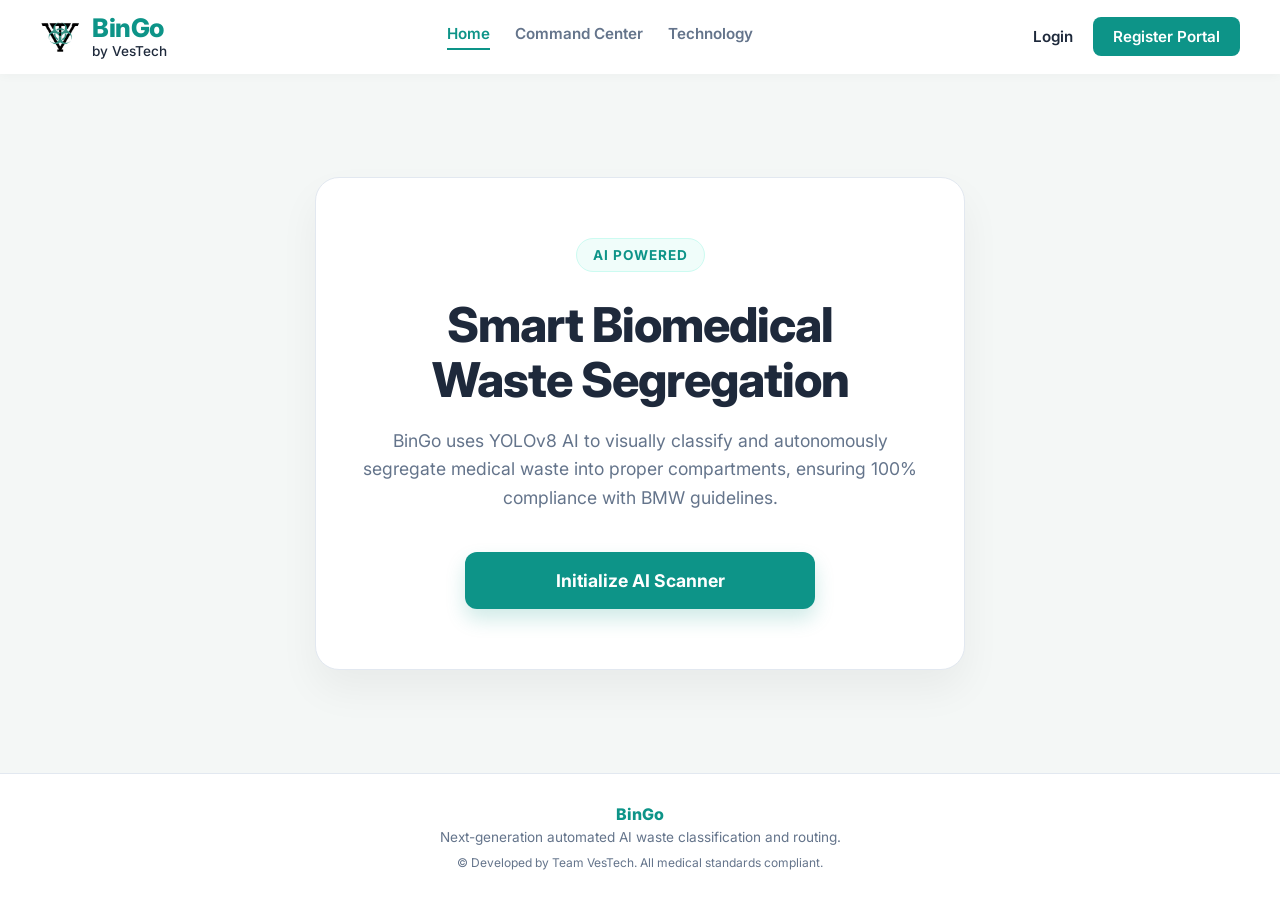
<file: VesTech/index.html>
<!DOCTYPE html>
<html lang="en">
<head>
    <meta charset="UTF-8">
    <meta name="viewport" content="width=device-width, initial-scale=1.0">
    <title>BinGo | Autonomous Waste Management</title>
    <link rel="stylesheet" href="index.css">
</head>
<body>
    
    <!-- TOP NAVBAR -->
    <nav class="navbar">
        <a href="index.html" class="brand-section">
            <img src="Vestech_logo.jpeg" alt="VesTech Logo" class="brand-logo">
            <div class="brand-text">
                <h2>BinGo</h2>
                <p>    by VesTech</p>
            </div>
        </a>
        <div class="nav-links">
            <a href="index.html" class="active">Home</a>
            <a href="dashboard.html">Command Center</a>
            <a href="#">Technology</a>
        </div>
        <div class="auth-group">
            <a href="login.html" class="text-link">Login</a>
            <a href="register.html" class="btn-teal">Register Portal</a>
        </div>
    </nav>

    <!-- CLINICAL HERO SECTION -->
    <main class="hero-section">
        <div class="clinical-card">
            <div class="teal-badge">AI POWERED</div>
            <h1>Smart Biomedical<br>Waste Segregation</h1>
            <p>BinGo uses YOLOv8 AI to visually classify and autonomously segregate medical waste into proper compartments, ensuring 100% compliance with BMW guidelines.</p>
            
            <div class="action-buttons">
                <!-- Connects to index.js to redirect to camera.html -->
                <button id="getStartedBtn" class="btn-teal-large">Initialize AI Scanner</button>
            </div>
        </div>
    </main>

    <!-- FOOTER -->
    <footer>
        <h3>BinGo</h3>
        <p>Next-generation automated AI waste classification and routing.</p>
        <p class="copyright">© Developed by Team VesTech. All medical standards compliant.</p>
    </footer>

    <script src="index.js"></script>
</body>
</html>
</file>
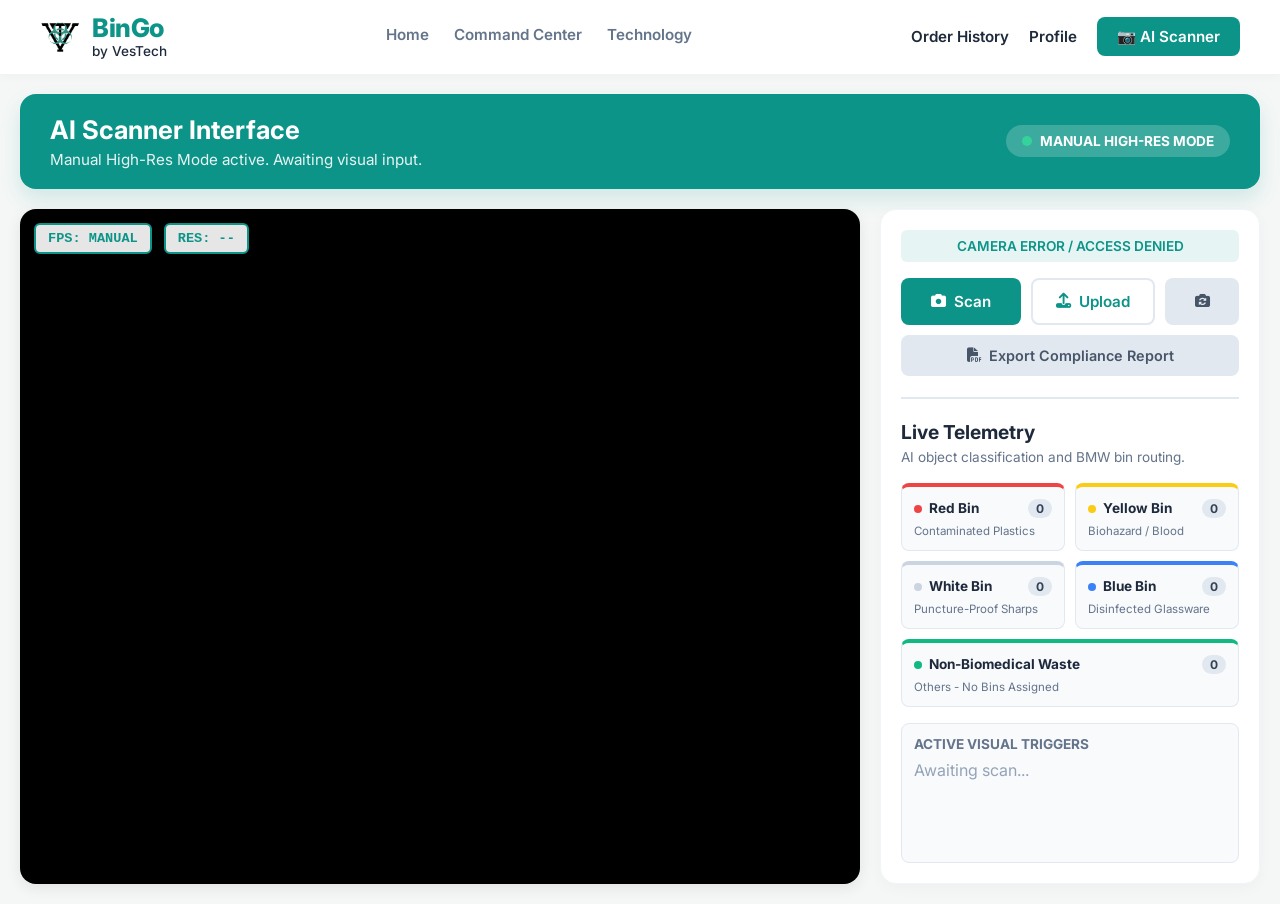
<file: VesTech/camera.html>
<!DOCTYPE html>
<html lang="en">
<head>
  <meta charset="UTF-8">
  <meta name="viewport" content="width=device-width, initial-scale=1.0">
  <title>VesTech BinGo | Smart Scanner</title>
  <link rel="stylesheet" href="camera.css">
  <link rel="stylesheet" href="https://cdnjs.cloudflare.com/ajax/libs/font-awesome/6.4.0/css/all.min.css">
</head>
<body>
  <!-- REPLACED HEADER WITH DASHBOARD NAVBAR -->
  <nav class="navbar">
      <a href="index.html" class="brand-section">
          <img src="Vestech_logo.jpeg" alt="VesTech Logo" class="brand-logo">
          <div class="brand-text">
              <h2>BinGo</h2>
              <p>by VesTech</p>
          </div>
      </a>
      <div class="nav-links">
          <a href="index.html">Home</a>
          <a href="dashboard.html">Command Center</a>
          <a href="technology.html">Technology</a>
      </div>
      <div class="auth-group">
          <button id="historyBtn" class="text-link" style="background:none; border:none; cursor:pointer; font-family:'Inter';">Order History</button>
          <a href="profile_edit.html" class="text-link">Profile</a>
          <!-- AI Scanner is highlighted here -->
          <a href="camera.html" class="btn-teal" style="background:#0d9488; color:white;">📷 AI Scanner</a>
      </div>
  </nav>

  <div class="cctv-header-banner">
    <div class="banner-text">
      <h1>AI Scanner Interface</h1>
      <p>Manual High-Res Mode active. Awaiting visual input.</p>
    </div>
    <div class="cctv-status-badge">
      <div class="live-dot" style="background:#34d399;"></div>
      <span>MANUAL HIGH-RES MODE</span>
    </div>
  </div>

  <main class="cctv-container">
    <section class="video-stage">
      <!-- Webcam Video -->
      <video id="webcam" autoplay playsinline></video>
      <!-- Uploaded Image Preview -->
      <img id="uploaded-preview" class="hidden" alt="Uploaded Image">
      <!-- Bounding Box Canvas -->
      <canvas id="cctv-overlay"></canvas>
      
      <!-- HUD Overlay -->
      <div class="hud-overlay">
        <div class="hud-top">
          <!-- Changed text color to teal -->
          <span class="hud-item" id="hud-fps" style="color: #0d9488; border-color: #0d9488;">FPS: MANUAL</span>
          <span class="hud-item" id="hud-res" style="color: #0d9488; border-color: #0d9488;">RES: --</span>
        </div>
      </div>

      <!-- Critical Sharps Alert -->
      <div id="sharps-alarm" class="sharps-alert hidden">
        <i class="fa-solid fa-triangle-exclamation"></i> SHARPS DETECTED - PROCEED WITH CAUTION
      </div>
    </section>

    <aside class="sidebar-panel">
      <!-- CONTROLS MOVED TO TOP -->
      <!-- Changed text color to teal -->
      <div id="status-text" class="status-message" style="color: #0d9488; background: rgba(13, 148, 136, 0.1);">CAMERA READY. CLICK SCAN OR UPLOAD.</div>

      <div class="control-actions">
        <!-- Changed buttons to match dashboard style -->
        <button id="toggle-stream-btn" class="btn btn-teal" style="flex: 2;">
          <i class="fa-solid fa-camera"></i> Scan
        </button>
        
        <button id="upload-btn" class="btn btn-outline" style="flex: 2;">
          <i class="fa-solid fa-upload"></i> Upload
        </button>
        <input type="file" id="file-upload" accept="image/*" class="hidden">

        <button id="switch-cam-btn" class="btn secondary" title="Flip Camera" style="flex: 1;">
          <i class="fa-solid fa-camera-rotate"></i>
        </button>
      </div>
      
      <button onclick="window.print()" class="btn secondary print-btn">
        <i class="fa-solid fa-file-pdf"></i> Export Compliance Report
      </button>

      <hr style="border: 1px solid #e2e8f0; margin: 5px 0;">

      <div class="panel-header">
        <h2 style="color: #1e293b; font-size: 1.2rem;">Live Telemetry</h2>
        <p class="panel-desc">AI object classification and BMW bin routing.</p>
      </div>

      <!-- Bins Grid -->
      <div class="bin-grid">
        <div class="bin-card red">
          <div class="bin-header">
            <span><span class="dot" style="background:#ef4444; box-shadow:none;"></span> Red Bin</span>
            <span class="badge" id="count-red">0</span>
          </div>
          <small>Contaminated Plastics</small>
        </div>
        <div class="bin-card yellow">
          <div class="bin-header">
            <span><span class="dot" style="background:#facc15; box-shadow:none;"></span> Yellow Bin</span>
            <span class="badge" id="count-yellow">0</span>
          </div>
          <small>Biohazard / Blood</small>
        </div>
        <div class="bin-card white">
          <div class="bin-header">
            <span><span class="dot" style="background:#cbd5e1; box-shadow:none;"></span> White Bin</span>
            <span class="badge" id="count-white">0</span>
          </div>
          <small>Puncture-Proof Sharps</small>
        </div>
        <div class="bin-card blue">
          <div class="bin-header">
            <span><span class="dot" style="background:#3b82f6; box-shadow:none;"></span> Blue Bin</span>
            <span class="badge" id="count-blue">0</span>
          </div>
          <small>Disinfected Glassware</small>
        </div>
        <div class="bin-card green">
          <div class="bin-header">
            <span><span class="dot" style="background:#10b981; box-shadow:none;"></span> Non-Biomedical Waste</span>
            <span class="badge" id="count-green">0</span>
          </div>
          <small>Others - No Bins Assigned</small>
        </div>
      </div>

      <!-- Event Log -->
      <div class="event-log-box">
        <h3 style="color: #64748b;">Active Visual Triggers</h3>
        <ul id="detection-list">
          <li class="empty-state" style="color: #94a3b8;">Awaiting scan...</li>
        </ul>
      </div>
    </aside>
  </main>
  
  <script src="camera.js"></script>
</body>
</html>
</file>
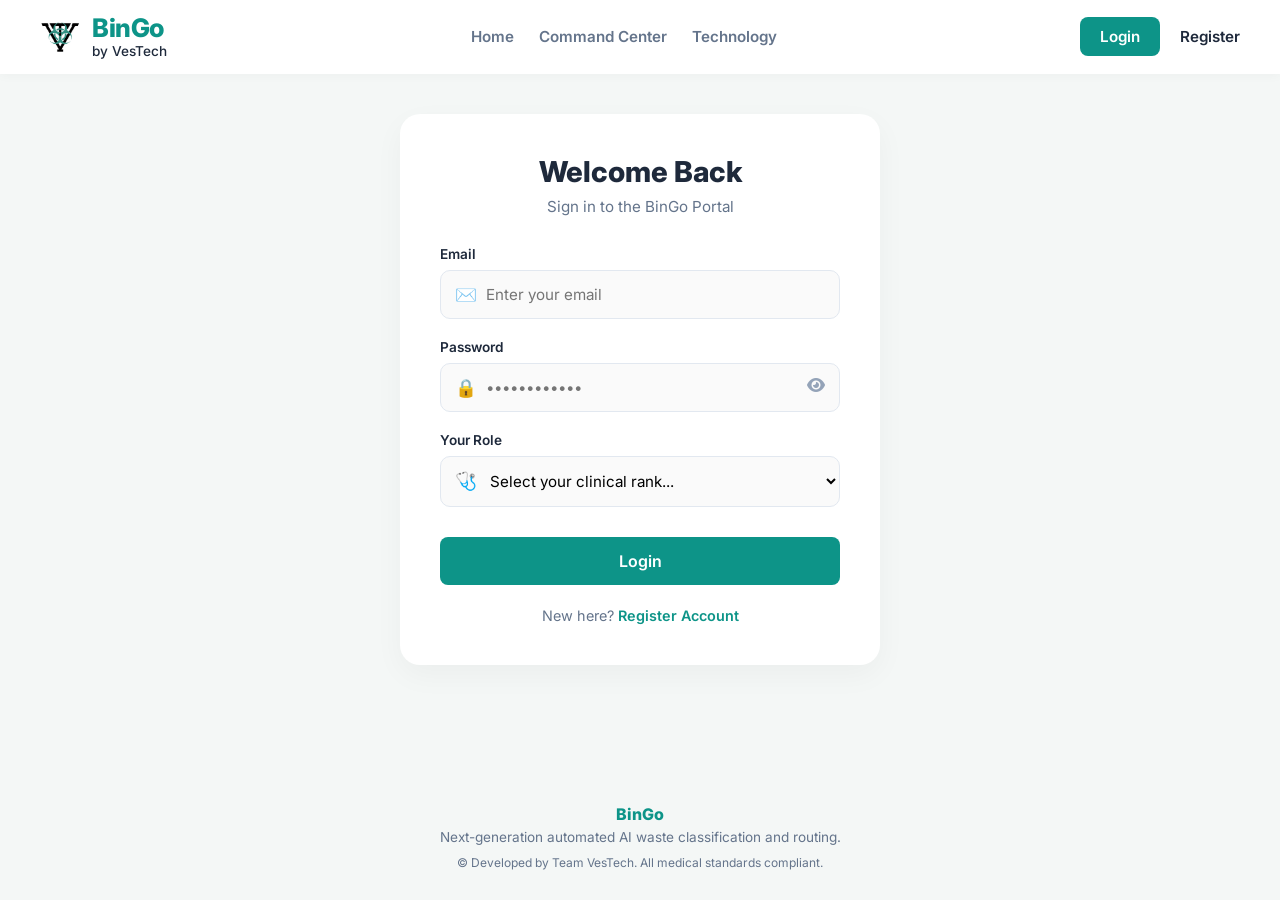
<file: VesTech/dashboard.html>
<!DOCTYPE html>
<html lang="en">
<head>
    <meta charset="UTF-8">
    <meta name="viewport" content="width=device-width, initial-scale=1.0">
    <title>Command Center | BinGo</title>
    <link rel="stylesheet" href="dashboard.css">
    <script src="dashboard.js"></script>
</head>
<body>
    <nav class="navbar">
        <a href="index.html" class="brand-section">
            <img src="Vestech_logo.jpeg" alt="VesTech Logo" class="brand-logo">
            <div class="brand-text">
                <h2>BinGo</h2>
                <p>by VesTech</p>
            </div>
        </a>
        <div class="nav-links">
            <a href="index.html">Home</a>
            <a href="dashboard.html" style="color:#0d9488; border-bottom:2px solid #0d9488;">Command Center</a>
            <a href="technology.html">Technology</a>
        </div>
        <div class="auth-group">
            <button id="historyBtn" class="text-link" style="background:none; border:none; outline:none; cursor:pointer; font-family:'Inter';">Collection History</button>
            <a href="profile_edit.html" class="text-link">Profile</a>
            <a href="camera.html" class="btn-teal">📷 AI Scanner</a>
        </div>
    </nav>

    <div class="dashboard-container">
        <div class="telemetry-header">
            <div>
                <h1>System Telemetry</h1>
                <p>Monitoring active YOLOv8 AI & Smart Bins across ICU and Wards</p>
            </div>
            <div class="live-status"><span class="dot"></span> ONLINE</div>
        </div>

        <div class="stats-grid">
            <div class="stat-card">
                <div class="stat-title">Battery Level <span>🔋</span></div>
                <div class="stat-value">85% <span class="subtext">Stable power</span></div>
            </div>
            <div class="stat-card">
                <div class="stat-title">Bag Stock <span>📦</span></div>
                <div class="stat-value">42 <span class="subtext">Rolls remaining</span></div>
            </div>

            <div class="stat-card" id="yellow-card">
                <div class="stat-title">Yellow Bin (Bio) <span>🟡</span></div>
                <div class="stat-value" id="yellow-weight">--kg <span class="subtext">/ 3KG max</span></div>
                <div class="progress-bar"><div id="yellow-bar"></div></div>
                <div id="yellow-alert" class="alert-text">--</div>
            </div>

            <div class="stat-card" id="red-card">
                <div class="stat-title">Red Bin (Hazard) <span>🔴</span></div>
                <div class="stat-value" id="red-weight">--kg <span class="subtext">/ 3KG max</span></div>
                <div class="progress-bar"><div id="red-bar"></div></div>
                <div id="red-alert" class="alert-text">--</div>
            </div>

            <div class="stat-card" id="white-card">
                <div class="stat-title">White Bin (Sharps) <span>⚪</span></div>
                <div class="stat-value" id="white-weight">--kg <span class="subtext">/ 3KG max</span></div>
                <div class="progress-bar"><div id="white-bar"></div></div>
                <div id="white-alert" class="alert-text">--</div>
            </div>

            <div class="stat-card" id="blue-card">
                <div class="stat-title">Blue Bin (Glass) <span>🔵</span></div>
                <div class="stat-value" id="blue-weight">--kg <span class="subtext">/ 3KG max</span></div>
                <div class="progress-bar"><div id="blue-bar"></div></div>
                <div id="blue-alert" class="alert-text">--</div>
            </div>
        </div>

        <div class="bottom-grid">
            <div class="order-card">
                <div class="order-header">
                    <span class="label">ACTIVE COLLECTION ORDER</span>
                    <span class="badge" id="activeStatus">IN ROUTE</span>
                </div>
                <h2 id="activeOrderId">#ORD-9482-MED</h2>
                <div class="order-details">
                    <div class="detail-row"><span>🤖 Assigned Unit</span> <strong id="activeRobot">Robot Unit Alpha-1</strong></div>
                    <div class="detail-row"><span>📍 Target Location</span> <strong id="activeLocation">Ward 3 - ICU</strong></div>
                    <div class="detail-row"><span>⏱️ Estimated Arrival</span> <strong id="activeEta">4 mins</strong></div>
                </div>
            </div>
            <div class="actions-card">
                <h3>Quick Actions</h3>
                <button id="requestPickupBtn" class="action-btn btn-teal"> Request Pickup</button>
                <button class="action-btn btn-outline"> Force Dispatch</button>
                <button class="action-btn btn-danger"> Emergency Stop</button>
            </div>
        </div>
    </div>

    <div id="historyModal" class="modal">
        <div class="modal-content">
            <span id="closeModal" class="close">&times;</span>
            <h2>Collection History</h2>
            <div id="historyList"></div>
        </div>
    </div>

    <div id="pickupModal" class="modal">
        <div class="modal-content">
            <span id="closePickupModal" class="close">&times;</span>
            <h2 style="margin-bottom: 5px;">Request Manual Pickup</h2>
            <p style="color: #64748b; font-size: 0.9rem; margin-bottom: 20px;">Dispatch an AI node to a specific location.</p>
            
            <form id="pickupForm">
                <div class="input-group">
                    <label>Target Location</label>
                    <select id="pickupLocation" required>
                        <option value="" disabled selected>Select Ward...</option>
                        <option value="Ward 1 - General">Ward 1 - General</option>
                        <option value="Ward 2 - Maternity">Ward 2 - Maternity</option>
                        <option value="Ward 3 - ICU">Ward 3 - ICU</option>
                        <option value="Operation Theatre">Operation Theatre</option>
                    </select>
                </div>
                <div class="input-group">
                    <label>Target Bin</label>
                    <select id="pickupBin" required>
                        <option value="" disabled selected>Select Bin Type...</option>
                        <option value="Yellow Bin (Bio)">Yellow Bin (Bio)</option>
                        <option value="Red Bin (Hazard)">Red Bin (Hazard)</option>
                        <option value="White Bin (Sharps)">White Bin (Sharps)</option>
                        <option value="Blue Bin (Glass)">Blue Bin (Glass)</option>
                    </select>
                </div>
                <button type="submit" class="btn-teal btn-full" style="margin-top:10px;">Dispatch Robot Node</button>
            </form>
        </div>
    </div>

    <footer>
        <h3>BinGo</h3>
        <p class="copyright">© Developed by Team VesTech. All medical standards compliant.</p>
    </footer>
</body>
</html>
</file>
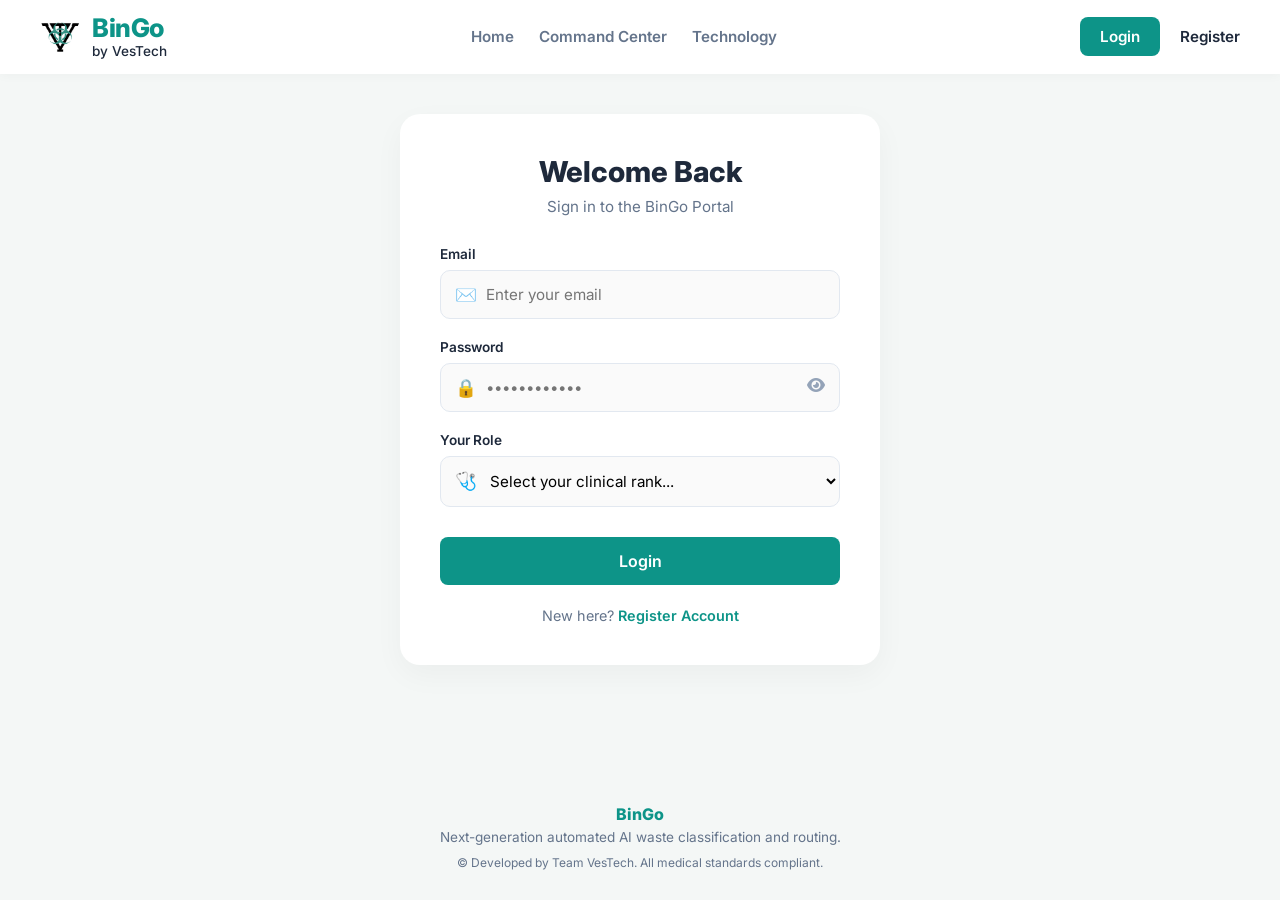
<file: VesTech/login.html>
<!DOCTYPE html>
<html lang="en">
<head>
    <meta charset="UTF-8">
    <meta name="viewport" content="width=device-width, initial-scale=1.0">
    <title>Login | BinGo</title>
    <link rel="stylesheet" href="login.css">
    <!-- FontAwesome for the Eye Icon -->
    <link rel="stylesheet" href="https://cdnjs.cloudflare.com/ajax/libs/font-awesome/6.4.0/css/all.min.css">
</head>
<body>
    <nav class="navbar">
        <a href="index.html" class="brand-section">
            <img src="Vestech_logo.jpeg" alt="VesTech Logo" class="brand-logo" style="border-radius: 8px;">
            <div class="brand-text">
                <h2>BinGo</h2>
                <p>by VesTech</p>
            </div>
        </a>
        <div class="nav-links">
            <a href="index.html">Home</a>
            <a href="dashboard.html">Command Center</a>
            <a href="technology.html">Technology</a>
        </div>
        <div class="auth-group">
            <a href="login.html" class="btn-teal">Login</a>
            <a href="register.html" class="text-link">Register</a>
        </div>
    </nav>

    <div class="page-container">
        <div class="auth-card">
            <h1>Welcome Back</h1>
            <p class="subtitle">Sign in to the BinGo Portal</p>
            
            <form id="authForm">
                <div class="input-group">
                    <label>Email</label>
                    <span class="icon">✉️</span>
                    <input type="email" id="loginEmail" placeholder="Enter your email" required>
                </div>
                
                <!-- PASSWORD FIELD WITH INLINE EYE ICON FIX -->
                <div class="input-group" style="position: relative;">
                    <label>Password</label>
                    <span class="icon">🔒</span>
                    <input type="password" id="loginPass" placeholder="••••••••••••" required style="padding-right: 40px;">
                    <i class="fa-solid fa-eye toggle-password" id="togglePassword" style="position: absolute; right: 15px; top: 38px; cursor: pointer; color: #94a3b8;"></i>
                </div>
                
                <div class="input-group">
                    <label>Your Role</label>
                    <span class="icon">🩺</span>
                    <select id="loginRole" required>
                        <option value="" disabled selected>Select your clinical rank...</option>
                        <option value="Doctor">Doctor</option>
                        <option value="Nurse">Nurse</option>
                        <option value="Waste Management Staff">Waste Management Staff</option>
                    </select>
                </div>
                
                <button type="submit" class="btn-teal btn-full" id="loginSubmitBtn">Login</button>
            </form>
            
            <a href="register.html" class="auth-link">New here? <span>Register Account</span></a>
        </div>
    </div>

    <footer>
        <h3>BinGo</h3>
        <p>Next-generation automated AI waste classification and routing.</p>
        <p class="copyright">© Developed by Team VesTech. All medical standards compliant.</p>
    </footer>

    <script src="login.js"></script>
</body>
</html>
</file>
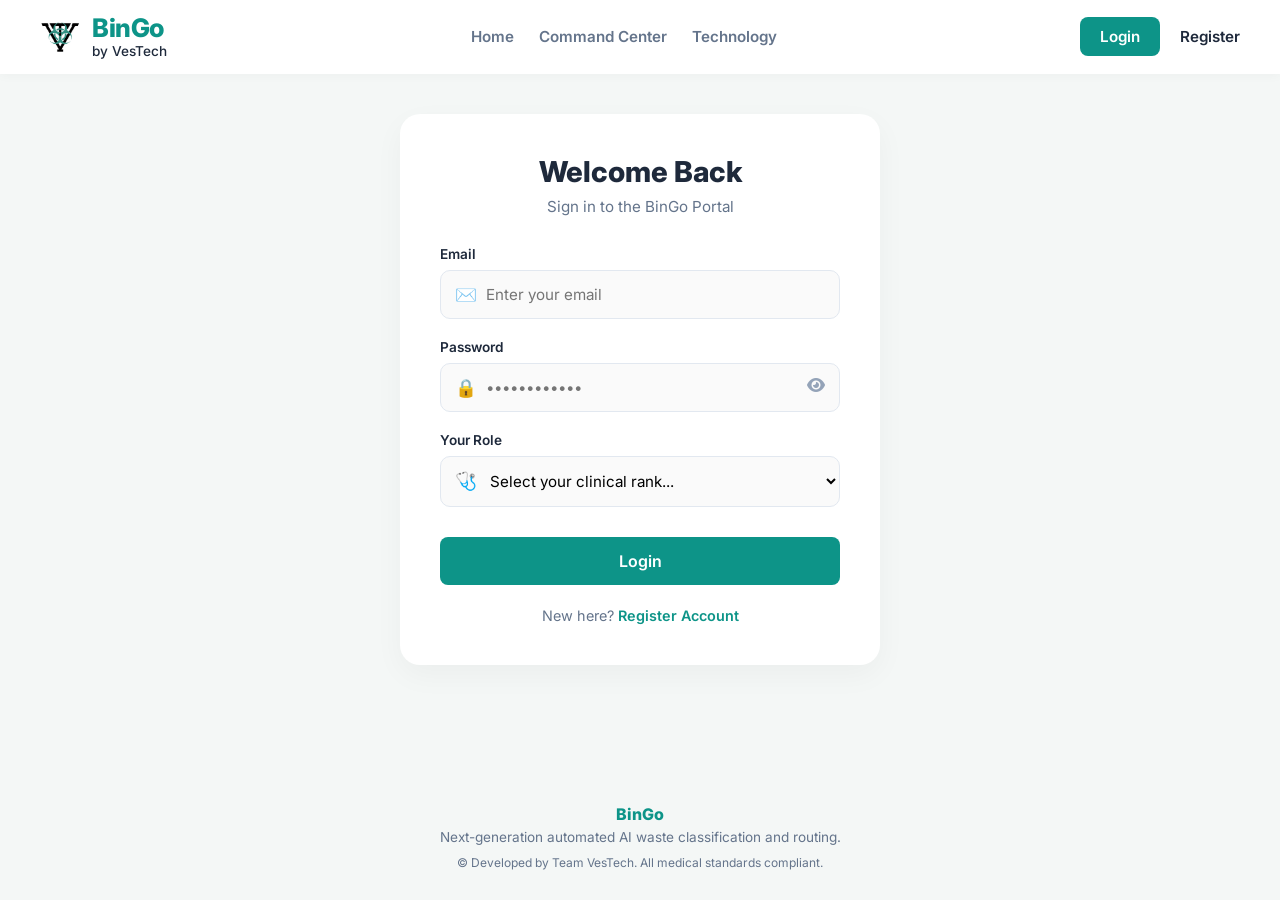
<file: VesTech/profile_edit.html>
<!DOCTYPE html>
<html lang="en">
<head>
    <meta charset="UTF-8">
    <meta name="viewport" content="width=device-width, initial-scale=1.0">
    <title>Edit Profile | BinGo</title>
    <link rel="stylesheet" href="profile_edit.css">
    <!-- Links to your separated JS file -->
    <script src="profile_edit.js"></script>
</head>
<body>
    <nav class="navbar">
        <a href="index.html" class="brand-section">
            <img src="Vestech_logo.jpeg" alt="VesTech Logo" class="brand-logo">
            <div class="brand-text">
                <h2>BinGo</h2>
                <p>by VesTech</p>
            </div>
        </a>
        <div class="nav-links">
            <a href="index.html">Home</a>
            <a href="dashboard.html">Command Center</a>
            <a href="technology.html">Technology</a>
        </div>
        <div class="auth-group">
            <a href="profile_edit.html" class="btn-teal">Profile</a>
        </div>
    </nav>

    <div class="page-container">
        <div class="auth-card">
            <h1>Edit Profile</h1>
            <p class="subtitle">Keep your operator credentials current</p>
            
            <form id="profileForm" onsubmit="saveProfile(event)">
                <div class="form-row">
                    <div class="input-group">
                        <label>First Name</label>
                        <span class="icon">👤</span>
                        <input type="text" id="editFirst" required>
                    </div>
                    <div class="input-group">
                        <label>Last Name</label>
                        <span class="icon">👤</span>
                        <input type="text" id="editLast" required>
                    </div>
                </div>

                <div class="input-group">
                    <label>Email</label>
                    <span class="icon">✉️</span>
                    <input type="email" id="editEmail" required>
                </div>

                <div class="input-group">
                    <label>Role</label>
                    <span class="icon"></span>
                    <select id="editRole" required>
                        <option value="Doctor">Doctor</option>
                        <option value="Nurse">Nurse</option>
                        <option value="Waste Management Staff">Waste Management Staff</option>
                    </select>
                </div>

                <div class="input-group">
                    <label>New Password</label>
                    <span class="icon">🔒</span>
                    <input type="password" id="editPass" placeholder="Leave blank to keep current">
                </div>
                
                <button type="submit" class="btn-teal btn-full" style="margin-bottom: 10px;">Save Changes</button>
                <button type="button" id="logoutBtn" class="btn-danger btn-full" style="cursor:pointer;">Log Out</button>
            </form>
        </div>
    </div>
</body>
</html>
</file>
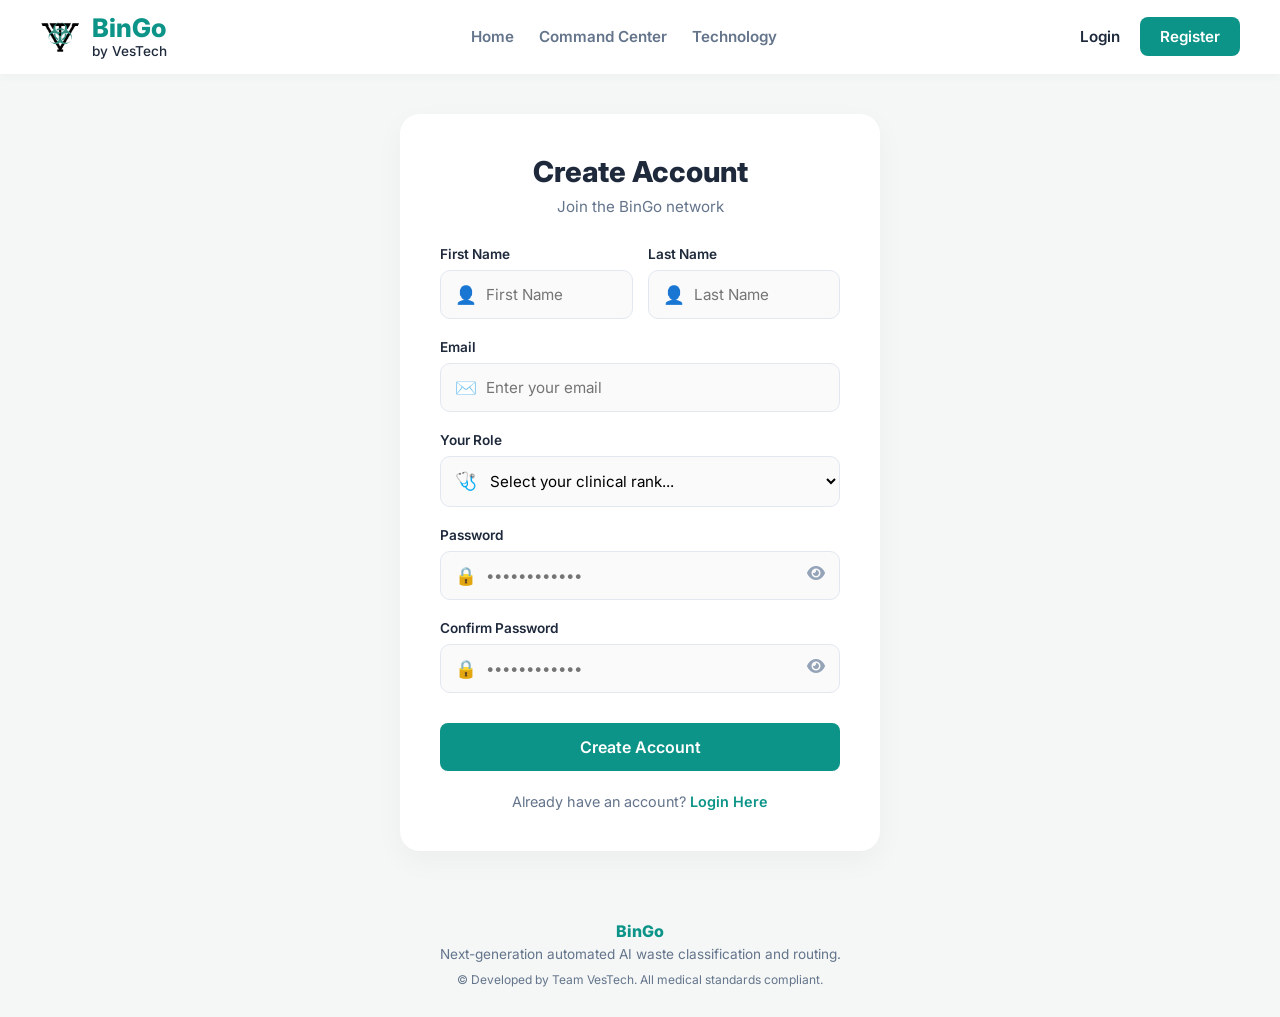
<file: VesTech/register.html>
<!DOCTYPE html>
<html lang="en">
<head>
    <meta charset="UTF-8">
    <meta name="viewport" content="width=device-width, initial-scale=1.0">
    <title>Register | BinGo</title>
    <link rel="stylesheet" href="register.css">
    <!-- FontAwesome for the Eye Icon -->
    <link rel="stylesheet" href="https://cdnjs.cloudflare.com/ajax/libs/font-awesome/6.4.0/css/all.min.css">
</head>
<body>
    <nav class="navbar">
        <a href="index.html" class="brand-section">
            <img src="Vestech_logo.jpeg" alt="VesTech Logo" class="brand-logo" style="border-radius: 8px;">
            <div class="brand-text">
                <h2>BinGo</h2>
                <p>by VesTech</p>
            </div>
        </a>
        <div class="nav-links">
            <a href="index.html">Home</a>
            <a href="dashboard.html">Command Center</a>
            <a href="technology.html">Technology</a>
        </div>
        <div class="auth-group">
            <a href="login.html" class="text-link">Login</a>
            <a href="register.html" class="btn-teal">Register</a>
        </div>
    </nav>

    <div class="page-container">
        <div class="auth-card">
            <h1>Create Account</h1>
            <p class="subtitle">Join the BinGo network</p>
            
            <form id="regForm">
                
                <!-- SEPARATE FIRST & LAST NAME FIELDS -->
                <div class="input-row" style="display: flex; gap: 15px; width: 100%;">
                    <div class="input-group half-width" style="flex: 1;">
                        <label>First Name</label>
                        <span class="icon">👤</span>
                        <input type="text" id="regFirstName" placeholder="First Name" required>
                    </div>
                    <div class="input-group half-width" style="flex: 1;">
                        <label>Last Name</label>
                        <span class="icon">👤</span>
                        <input type="text" id="regLastName" placeholder="Last Name" required>
                    </div>
                </div>

                <div class="input-group">
                    <label>Email</label>
                    <span class="icon">✉️</span>
                    <input type="email" id="regEmail" placeholder="Enter your email" required>
                </div>
                
                <div class="input-group">
                    <label>Your Role</label>
                    <span class="icon">🩺</span>
                    <select id="regRole" required>
                        <option value="" disabled selected>Select your clinical rank...</option>
                        <option value="Doctor">Doctor</option>
                        <option value="Nurse">Nurse</option>
                        <option value="Waste Management Staff">Waste Management Staff</option>
                    </select>
                </div>

                <!-- PASSWORD FIELD WITH INLINE EYE ICON FIX -->
                <div class="input-group" style="position: relative;">
                    <label>Password</label>
                    <span class="icon">🔒</span>
                    <input type="password" id="regPass" placeholder="••••••••••••" required style="padding-right: 40px;">
                    <i class="fa-solid fa-eye toggle-password" id="togglePassword" style="position: absolute; right: 15px; top: 38px; cursor: pointer; color: #94a3b8;"></i>
                </div>

                <!-- CONFIRM PASSWORD FIELD WITH INLINE EYE ICON FIX -->
                <div class="input-group" style="position: relative;">
                    <label>Confirm Password</label>
                    <span class="icon">🔒</span>
                    <input type="password" id="regConfirmPass" placeholder="••••••••••••" required style="padding-right: 40px;">
                    <i class="fa-solid fa-eye toggle-password" id="toggleConfirmPassword" style="position: absolute; right: 15px; top: 38px; cursor: pointer; color: #94a3b8;"></i>
                </div>
                
                <button type="submit" class="btn-teal btn-full" id="regSubmitBtn">Create Account</button>
            </form>
            
            <a href="login.html" class="auth-link">Already have an account? <span>Login Here</span></a>
        </div>
    </div>

    <footer>
        <h3>BinGo</h3>
        <p>Next-generation automated AI waste classification and routing.</p>
        <p class="copyright">© Developed by Team VesTech. All medical standards compliant.</p>
    </footer>

    <script src="register.js"></script>
</body>
</html>
</file>
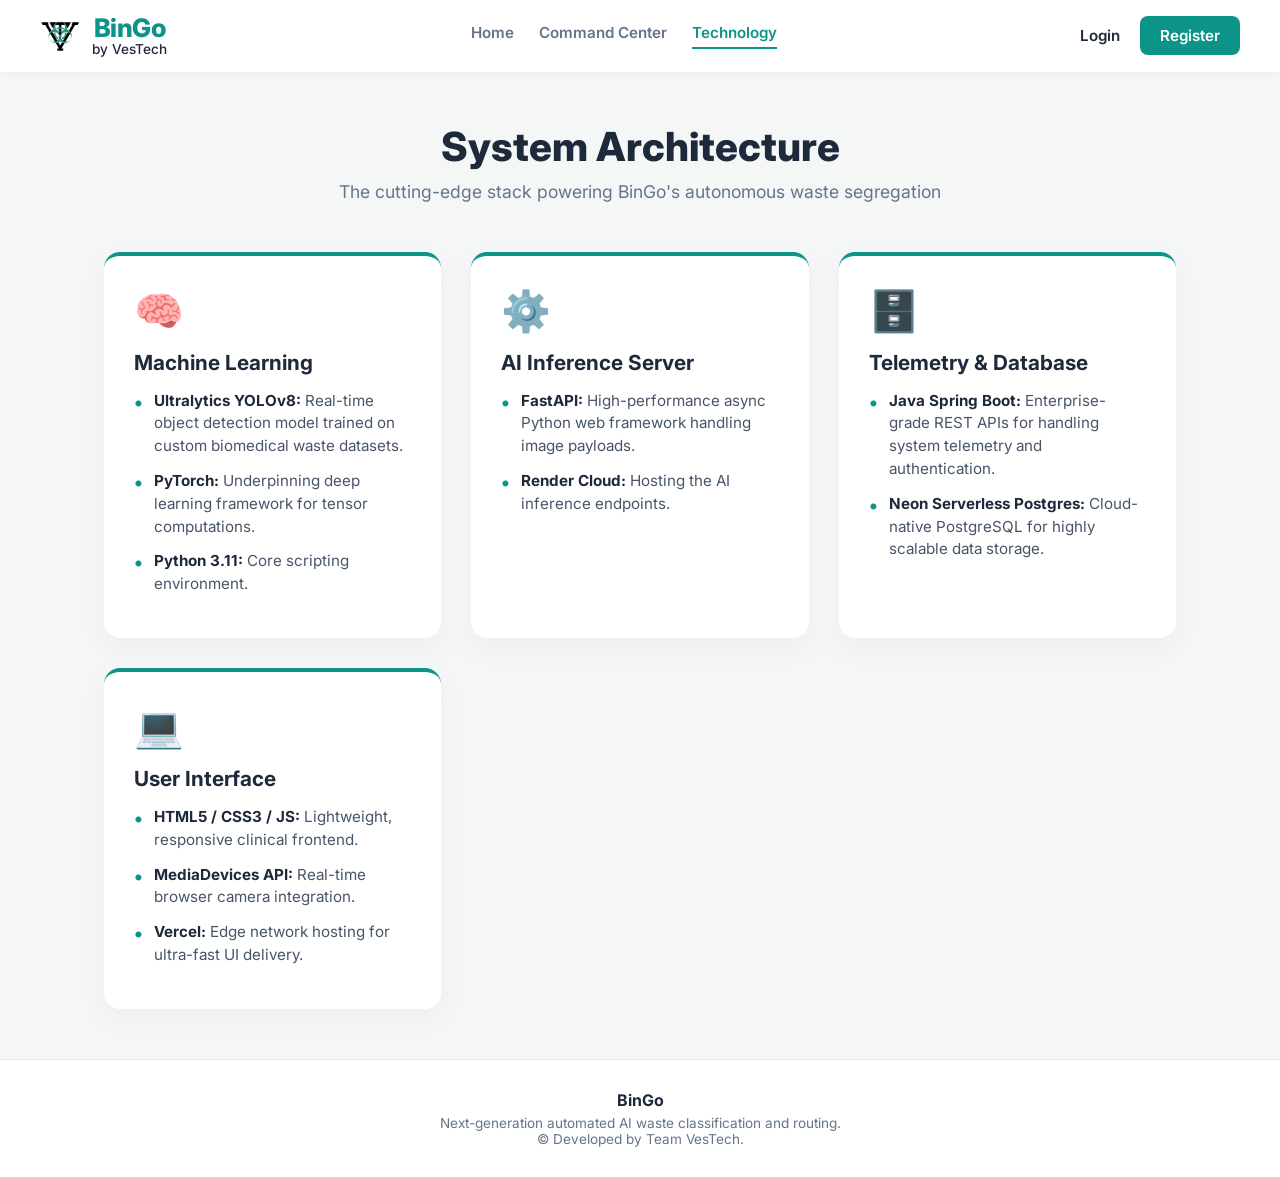
<file: VesTech/technology.html>
<!DOCTYPE html>
<html lang="en">
<head>
    <meta charset="UTF-8">
    <meta name="viewport" content="width=device-width, initial-scale=1.0">
    <title>Technology | BinGo</title>
    <link rel="stylesheet" href="technology.css">
</head>
<body>
    <nav class="navbar">
        <a href="index.html" class="brand-section">
            <img src="Vestech_logo.jpeg" alt="VesTech Logo" class="brand-logo">
            <div class="brand-text">
                <h2>BinGo</h2>
                <p>by VesTech</p>
            </div>
        </a>
        <div class="nav-links">
            <a href="index.html">Home</a>
            <a href="dashboard.html">Command Center</a>
            <a href="technology.html" style="color:#0d9488; border-bottom:2px solid #0d9488;">Technology</a>
        </div>
        <div class="auth-group">
            <a href="login.html" class="text-link">Login</a>
            <a href="register.html" class="btn-teal">Register</a>
        </div>
    </nav>

    <div class="tech-container">
        <div class="tech-header">
            <h1>System Architecture</h1>
            <p>The cutting-edge stack powering BinGo's autonomous waste segregation</p>
        </div>

        <div class="tech-grid">
            <div class="tech-card">
                <div class="tech-icon">🧠</div>
                <h3>Machine Learning</h3>
                <ul>
                    <li><strong>Ultralytics YOLOv8:</strong> Real-time object detection model trained on custom biomedical waste datasets.</li>
                    <li><strong>PyTorch:</strong> Underpinning deep learning framework for tensor computations.</li>
                    <li><strong>Python 3.11:</strong> Core scripting environment.</li>
                </ul>
            </div>
            <div class="tech-card">
                <div class="tech-icon">⚙️</div>
                <h3>AI Inference Server</h3>
                <ul>
                    <li><strong>FastAPI:</strong> High-performance async Python web framework handling image payloads.</li>
                    <li><strong>Render Cloud:</strong> Hosting the AI inference endpoints.</li>
                </ul>
            </div>
            <div class="tech-card">
                <div class="tech-icon">🗄️</div>
                <h3>Telemetry & Database</h3>
                <ul>
                    <li><strong>Java Spring Boot:</strong> Enterprise-grade REST APIs for handling system telemetry and authentication.</li>
                    <li><strong>Neon Serverless Postgres:</strong> Cloud-native PostgreSQL for highly scalable data storage.</li>
                </ul>
            </div>
            <div class="tech-card">
                <div class="tech-icon">💻</div>
                <h3>User Interface</h3>
                <ul>
                    <li><strong>HTML5 / CSS3 / JS:</strong> Lightweight, responsive clinical frontend.</li>
                    <li><strong>MediaDevices API:</strong> Real-time browser camera integration.</li>
                    <li><strong>Vercel:</strong> Edge network hosting for ultra-fast UI delivery.</li>
                </ul>
            </div>
        </div>
    </div>

    <footer>
        <h3>BinGo</h3>
        <p>Next-generation automated AI waste classification and routing.</p>
        <p class="copyright">© Developed by Team VesTech.</p>
    </footer>
</body>
</html>
</file>
<file: VesTech/index.css>
@import url('https://fonts.googleapis.com/css2?family=Inter:wght@400;500;600;700;800&display=swap');
* { box-sizing: border-box; font-family: 'Inter', sans-serif; margin: 0; padding: 0; }

body { 
    background-color: #f4f7f6; 
    min-height: 100vh; 
    display: flex; 
    flex-direction: column; 
    color: #1e293b;
    background-image: radial-gradient(#0d9488 0.5px, transparent 0.5px), radial-gradient(#0d9488 0.5px, #f4f7f6 0.5px);
    background-size: 40px 40px;
    background-position: 0 0, 20px 20px;
    background-attachment: fixed;
    background-color: rgba(244, 247, 246, 0.95);
}

.navbar { display: flex; justify-content: space-between; align-items: center; padding: 15px 40px; background: #ffffff; box-shadow: 0 2px 10px rgba(0,0,0,0.03); z-index: 100;}
.brand-section { display: flex; align-items: center; gap: 12px; text-decoration: none; }
.brand-logo { width: 40px; height: 40px; object-fit: contain; }
.brand-text { display: flex; flex-direction: column; align-items: flex-start; justify-content: center; }
.brand-text h2 { font-size: 1.6rem; font-weight: 800; color: #0d9488; margin: 0; line-height: 1; letter-spacing: -0.5px;}
.brand-text p { font-size: 0.85rem; color: #1e293b; font-weight: 500; margin: 0; margin-top: 2px;}
.nav-links { display: flex; gap: 25px; }
.nav-links a { text-decoration: none; color: #64748b; font-weight: 600; font-size: 0.95rem; padding-bottom: 5px; transition: 0.2s;}
.nav-links a:hover { color: #0d9488; }
.nav-links a.active { color: #0d9488; border-bottom: 2px solid #0d9488; }
.auth-group { display: flex; align-items: center; gap: 20px; }
.text-link { text-decoration: none; color: #1e293b; font-weight: 600; font-size: 0.95rem; }
.btn-teal { background: #0d9488; color: white; padding: 10px 20px; border-radius: 8px; text-decoration: none; font-weight: 600; font-size: 0.95rem; border: none; cursor: pointer; transition: 0.2s;}
.btn-teal:hover { background: #0f766e; }

.hero-section { flex: 1; display: flex; justify-content: center; align-items: center; padding: 20px; text-align: center; }
.clinical-card { background: #ffffff; padding: 60px 40px; border-radius: 24px; max-width: 650px; box-shadow: 0 20px 40px rgba(0, 0, 0, 0.05); border: 1px solid #e2e8f0; }
.teal-badge { display: inline-block; background: #f0fdfa; color: #0d9488; padding: 8px 16px; border-radius: 30px; font-weight: 700; font-size: 0.85rem; margin-bottom: 25px; border: 1px solid #ccfbf1; letter-spacing: 1px; }
.clinical-card h1 { font-size: 3rem; color: #1e293b; margin-bottom: 20px; line-height: 1.15; font-weight: 800; letter-spacing: -1px; }
.clinical-card p { font-size: 1.1rem; color: #64748b; line-height: 1.6; margin-bottom: 40px; }

.btn-teal-large { background: #0d9488; color: white; border: none; padding: 18px 45px; font-size: 1.1rem; font-weight: 700; border-radius: 12px; cursor: pointer; box-shadow: 0 10px 20px rgba(13, 148, 136, 0.2); transition: transform 0.2s, box-shadow 0.2s; width: 100%; max-width: 350px; }
.btn-teal-large:hover { transform: translateY(-3px); box-shadow: 0 15px 30px rgba(13, 148, 136, 0.3); background: #0f766e; }

footer { text-align: center; padding: 30px 20px; background: #ffffff; border-top: 1px solid #e2e8f0; }
footer h3 { font-size: 1rem; margin-bottom: 5px; color: #0d9488; font-weight: 800;}
footer p { font-size: 0.85rem; color: #64748b; }
.copyright { font-size: 0.75rem; margin-top: 10px; }

@media (max-width: 768px) {
    .navbar { flex-wrap: wrap; padding: 15px 20px; }
    .nav-links { order: 3; width: 100%; justify-content: center; margin-top: 15px; }
    .clinical-card { padding: 40px 20px; }
    .clinical-card h1 { font-size: 2.2rem; }
}
</file>
<file: VesTech/camera.css>
@import url('https://fonts.googleapis.com/css2?family=Inter:wght@400;600;700;800&display=swap');

* {
  box-sizing: border-box;
  margin: 0;
  padding: 0;
  font-family: 'Inter', sans-serif;
}

body {
  background-color: #f4f7f6; /* Dashboard light background */
  color: #1e293b;
  min-height: 100vh;
  display: flex;
  flex-direction: column;
}

/* NAVBAR STYLES (Copied exactly from dashboard) */
.navbar { display: flex; justify-content: space-between; align-items: center; padding: 15px 40px; background: #ffffff; box-shadow: 0 2px 10px rgba(0,0,0,0.03); }
.brand-section { display: flex; align-items: center; gap: 12px; text-decoration: none; }
.brand-logo { width: 40px; height: 40px; object-fit: contain; border-radius: 0; }
.brand-text { display: flex; flex-direction: column; align-items: flex-start; justify-content: center; }
.brand-text h2 { font-size: 1.6rem; font-weight: 800; color: #0d9488; margin: 0; line-height: 1; letter-spacing: -0.5px;}
.brand-text p { font-size: 0.85rem; color: #1e293b; font-weight: 500; margin: 0; margin-top: 2px;}
.nav-links { display: flex; gap: 25px; }
.nav-links a { text-decoration: none; color: #64748b; font-weight: 600; font-size: 0.95rem; padding-bottom: 5px; }
.auth-group { display: flex; align-items: center; gap: 20px; }
.text-link { text-decoration: none; color: #1e293b; font-weight: 600; font-size: 0.95rem; }
.btn-teal { background: #0d9488; color: white; padding: 10px 20px; border-radius: 8px; text-decoration: none; font-weight: 600; font-size: 0.95rem; border: none; cursor: pointer; transition: 0.2s;}
.btn-teal:hover { background: #0f766e; }

/* Dashboard Teal Banner matching */
.cctv-header-banner {
  background: #0d9488;
  color: white;
  padding: 20px 30px;
  border-radius: 16px;
  display: flex;
  justify-content: space-between;
  align-items: center;
  margin: 20px 20px 0 20px;
  box-shadow: 0 10px 20px rgba(13, 148, 136, 0.15);
}

.banner-text h1 { font-size: 1.6rem; font-weight: 700; margin-bottom: 5px; }
.banner-text p { font-size: 0.95rem; opacity: 0.9; }

.cctv-status-badge {
  background: rgba(255,255,255,0.2);
  padding: 8px 16px;
  border-radius: 20px;
  font-weight: 700;
  font-size: 0.85rem;
  display: flex;
  align-items: center;
  gap: 8px;
  color: white;
}

.live-dot {
  width: 10px;
  height: 10px;
  border-radius: 50%;
  animation: pulse 2s infinite;
}

@keyframes pulse { 0% { opacity: 1; } 50% { opacity: 0.4; } 100% { opacity: 1; } }

.cctv-container {
  display: grid;
  grid-template-columns: 1fr 380px;
  gap: 20px;
  padding: 20px;
  flex: 1;
}

.video-stage {
  position: relative;
  background: #000;
  border-radius: 16px;
  overflow: hidden;
  display: flex;
  align-items: center;
  justify-content: center;
  box-shadow: 0 4px 15px rgba(0,0,0,0.08);
  min-height: 400px;
}

@media (max-width: 900px) {
  .video-stage {
    min-height: 60vh;
  }
}
#webcam {
  width: 100%;
  height: 100%;
  object-fit: contain;
}

#cctv-overlay {
  position: absolute;
  top: 0;
  left: 0;
  width: 100%;
  height: 100%;
  object-fit: contain;
  pointer-events: none;
}

.hud-overlay {
  position: absolute;
  top: 14px;
  left: 14px;
  right: 14px;
  display: flex;
  flex-direction: column;
  gap: 12px;
  pointer-events: none;
}

.hud-top {
  display: flex;
  gap: 12px;
  flex-wrap: wrap;
}

.hud-item {
  background: rgba(255, 255, 255, 0.9);
  backdrop-filter: blur(6px);
  padding: 6px 12px;
  border-radius: 6px;
  border: 2px solid;
  font-family: monospace;
  font-weight: bold;
  font-size: 0.85rem;
}

.sharps-alert {
  background: rgba(239, 68, 68, 0.9);
  color: #fff;
  padding: 12px;
  border-radius: 8px;
  font-weight: 700;
  font-size: 0.95rem;
  text-align: center;
  box-shadow: 0 0 20px rgba(239, 68, 68, 0.6);
  animation: flashAlert 0.8s infinite alternate;
}

@keyframes flashAlert {
  from { opacity: 0.85; transform: scale(0.99); }
  to { opacity: 1; transform: scale(1.01); }
}

.hidden { display: none !important; }

/* LIGHT THEME SIDEBAR */
.sidebar-panel {
  background: white;
  border: 1px solid #f1f5f9;
  border-radius: 16px;
  padding: 20px;
  display: flex;
  flex-direction: column;
  gap: 16px;
  box-shadow: 0 4px 15px rgba(0,0,0,0.03);
}

.panel-desc {
  color: #64748b;
  font-size: 0.85rem;
  line-height: 1.4;
  margin-top: 4px;
}

.bin-grid {
  display: grid;
  grid-template-columns: 1fr 1fr;
  gap: 10px;
}

.bin-card {
  padding: 12px;
  border-radius: 8px;
  background: #f8fafc;
  border: 1px solid #e2e8f0;
  border-top: 4px solid #64748b;
}

.bin-card.red { border-top-color: #ef4444; }
.bin-card.yellow { border-top-color: #facc15; }
.bin-card.white { border-top-color: #cbd5e1; }
.bin-card.blue { border-top-color: #3b82f6; }
.bin-card.green { 
  border-top-color: #10b981; 
  grid-column: 1 / -1; 
}

.bin-header {
  display: flex;
  justify-content: space-between;
  align-items: center;
  font-weight: 700;
  font-size: 0.85rem;
  color: #1e293b;
}

.dot {
  display: inline-block;
  width: 8px;
  height: 8px;
  border-radius: 50%;
  margin-right: 4px;
}

.badge {
  background: #e2e8f0;
  color: #334155;
  padding: 2px 8px;
  border-radius: 12px;
  font-size: 0.75rem;
  font-weight: bold;
}

.bin-card small {
  display: block;
  margin-top: 6px;
  font-size: 0.72rem;
  color: #64748b;
}

.event-log-box {
  flex: 1;
  background: #f8fafc;
  border: 1px solid #e2e8f0;
  border-radius: 8px;
  padding: 12px;
  overflow-y: auto;
  min-height: 140px;
  max-height: 180px;
}

.event-log-box h3 {
  font-size: 0.85rem;
  margin-bottom: 8px;
  text-transform: uppercase;
}

#detection-list {
  list-style: none;
  display: flex;
  flex-direction: column;
  gap: 8px;
}

.log-entry {
  background: white;
  border: 1px solid #e2e8f0;
  padding: 8px 10px;
  border-radius: 6px;
  font-size: 0.85rem;
  display: flex;
  justify-content: space-between;
  color: #1e293b;
}

.status-message {
  text-align: center;
  font-size: 0.85rem;
  font-weight: 600;
  padding: 8px;
  border-radius: 6px;
}

.control-actions {
  display: flex;
  gap: 10px;
}

.btn {
  padding: 12px 14px;
  border: none;
  border-radius: 8px;
  font-weight: 600;
  cursor: pointer;
  display: flex;
  align-items: center;
  justify-content: center;
  gap: 8px;
  transition: all 0.2s;
  font-size: 0.95rem;
}

.btn-teal { 
  background: #0d9488; 
  color: #fff; 
}
.btn-teal:hover:not(:disabled) { background: #0f766e; }
.btn-teal:disabled { background: #94a3b8; cursor: not-allowed; }

.btn-outline { 
  background: white; 
  border: 2px solid #e2e8f0; 
  color: #0d9488; 
}
.btn-outline:hover:not(:disabled) { border-color: #0d9488; background: #f0fdfa; }
.btn-outline:disabled { color: #94a3b8; border-color: #cbd5e1; cursor: not-allowed; }

.btn.secondary { 
  background: #e2e8f0; 
  color: #475569; 
}
.btn.secondary:hover { background: #cbd5e1; color: #1e293b; }

.print-btn {
  margin-top: -6px;
  width: 100%;
  font-size: 0.9rem;
}

@media print {
  .navbar, .cctv-header-banner, .control-actions, .print-btn, .status-message {
    display: none !important;
  }
  body { background: #fff; color: #000; }
  .sidebar-panel { border: none; box-shadow: none; }
  .bin-card { border: 1px solid #ccc; break-inside: avoid; }
}

@media (max-width: 900px) {
  .cctv-container { grid-template-columns: 1fr; }
  .navbar { flex-wrap: wrap; }
  .nav-links { order: 3; width: 100%; justify-content: center; margin-top: 15px; }
}

#uploaded-preview {
  width: 100%;
  height: 100%;
  object-fit: contain;
  position: absolute;
  top: 0;
  left: 0;
}
.log-entry[data-bin="WHITE"] .score-text {
  color: #000000 !important;
  font-weight: bold;
}
</file>
<file: VesTech/dashboard.css>
@import url('https://fonts.googleapis.com/css2?family=Inter:wght@400;600;700;800&display=swap');
* { box-sizing: border-box; font-family: 'Inter', sans-serif; margin: 0; padding: 0; }
body { background-color: #f4f7f6; display: flex; flex-direction: column; min-height: 100vh; color: #1e293b; }

.navbar { display: flex; justify-content: space-between; align-items: center; padding: 15px 40px; background: #ffffff; box-shadow: 0 2px 10px rgba(0,0,0,0.03); }
.brand-section { display: flex; align-items: center; gap: 12px; text-decoration: none; }
.brand-logo { width: 40px; height: 40px; object-fit: contain; }
.brand-text { display: flex; flex-direction: column; align-items: flex-start; justify-content: center; }
.brand-text h2 { font-size: 1.6rem; font-weight: 800; color: #0d9488; margin: 0; line-height: 1; letter-spacing: -0.5px;}
.brand-text p { font-size: 0.85rem; color: #1e293b; font-weight: 500; margin: 0; margin-top: 2px;}
.nav-links { display: flex; gap: 25px; }
.nav-links a { text-decoration: none; color: #64748b; font-weight: 600; font-size: 0.95rem; padding-bottom: 5px; }
.auth-group { display: flex; align-items: center; gap: 20px; }
.text-link { text-decoration: none; color: #1e293b; font-weight: 600; font-size: 0.95rem; }
.btn-teal { background: #0d9488; color: white; padding: 10px 20px; border-radius: 8px; text-decoration: none; font-weight: 600; font-size: 0.95rem; border: none; cursor: pointer; transition: 0.2s;}
.btn-teal:hover { background: #0f766e; }

.dashboard-container { padding: 30px 5%; flex: 1; max-width: 1400px; margin: 0 auto; width: 100%;}
.telemetry-header { background: #0d9488; color: white; padding: 25px 30px; border-radius: 16px; display: flex; justify-content: space-between; align-items: center; margin-bottom: 30px; box-shadow: 0 10px 20px rgba(13, 148, 136, 0.15);}
.telemetry-header h1 { font-size: 1.6rem; font-weight: 700; margin-bottom: 5px; }
.telemetry-header p { font-size: 0.95rem; opacity: 0.9; }
.live-status { background: rgba(255,255,255,0.2); padding: 8px 16px; border-radius: 20px; font-weight: 700; font-size: 0.85rem; display: flex; align-items: center; gap: 8px; }
.dot { width: 10px; height: 10px; background: #34d399; border-radius: 50%; box-shadow: 0 0 8px #34d399; animation: pulse 2s infinite; }
@keyframes pulse { 0% { opacity: 1; } 50% { opacity: 0.4; } 100% { opacity: 1; } }

.stats-grid { display: grid; grid-template-columns: repeat(auto-fit, minmax(250px, 1fr)); gap: 20px; margin-bottom: 30px; }
.stat-card { background: white; padding: 25px; border-radius: 16px; box-shadow: 0 4px 15px rgba(0,0,0,0.03); border: 1px solid #f1f5f9;}
.stat-title { font-size: 0.9rem; color: #64748b; font-weight: 600; display: flex; justify-content: space-between; margin-bottom: 15px; }
.stat-value { font-size: 2rem; font-weight: 800; color: #1e293b; }
.subtext { font-size: 0.85rem; color: #94a3b8; font-weight: 500; }
.border-yellow { border-top: 4px solid #f59e0b; }
.border-red { border-top: 4px solid #ef4444; }
.critical { background: #fef2f2; border: 1px solid #fecaca; border-top: 4px solid #ef4444; }
.alert-text { color: #ef4444; font-size: 0.75rem; font-weight: 700; margin-top: 10px; }
.progress-bar { width: 100%; height: 6px; background: #e2e8f0; border-radius: 4px; margin-top: 15px; overflow: hidden; }
.fill-yellow { height: 100%; background: #f59e0b; }
.fill-red { height: 100%; background: #ef4444; }

.bottom-grid { display: grid; grid-template-columns: 2fr 1fr; gap: 20px; }
.order-card, .actions-card { background: white; padding: 30px; border-radius: 16px; box-shadow: 0 4px 15px rgba(0,0,0,0.03); }
.order-header { display: flex; justify-content: space-between; align-items: center; margin-bottom: 10px; }
.label { font-size: 0.75rem; color: #64748b; font-weight: 700; text-transform: uppercase; letter-spacing: 1px; }
.badge { background: #dcfce7; color: #166534; padding: 6px 12px; border-radius: 20px; font-size: 0.75rem; font-weight: 700; }
.order-card h2 { font-size: 1.8rem; margin-bottom: 25px; color: #1e293b; }
.detail-row { display: flex; justify-content: space-between; padding: 12px 0; border-bottom: 1px solid #f1f5f9; font-size: 0.95rem; }
.detail-row span { color: #64748b; }
.actions-card h3 { font-size: 1.2rem; margin-bottom: 20px; }
.action-btn { width: 100%; padding: 15px; margin-bottom: 12px; border-radius: 10px; font-weight: 600; cursor: pointer; border: none; font-size: 0.95rem; transition: 0.2s;}
.btn-outline { background: white; border: 2px solid #e2e8f0; color: #0d9488; }
.btn-outline:hover { border-color: #0d9488; background: #f0fdfa; }
.btn-danger { background: #fef2f2; border: 1px solid #fecaca; color: #ef4444; }
.btn-danger:hover { background: #ef4444; color: white; }

.modal { display: none; position: fixed; z-index: 1000; left: 0; top: 0; width: 100%; height: 100%; background-color: rgba(0,0,0,0.5); backdrop-filter: blur(5px); }
.modal.active { display: flex; justify-content: center; align-items: center; }
.modal-content { background: white; padding: 30px; border-radius: 16px; width: 90%; max-width: 500px; max-height: 80vh; overflow-y: auto; }
.close { float: right; font-size: 1.5rem; cursor: pointer; color: #64748b; }
.history-item { padding: 15px 0; border-bottom: 1px solid #f1f5f9; display: flex; justify-content: space-between; align-items: center; }
.status-completed { color: #0d9488; font-weight: 600; font-size: 0.85rem;}
.status-pending { color: #f59e0b; font-weight: 600; font-size: 0.85rem;}

footer { text-align: center; padding: 30px 20px; margin-top: auto; }
footer h3 { font-size: 1rem; margin-bottom: 5px; color: #0d9488; font-weight: 800;}
.copyright { font-size: 0.85rem; color: #64748b; }

@media (max-width: 900px) {
    .bottom-grid { grid-template-columns: 1fr; }
    .telemetry-header { flex-direction: column; text-align: center; gap: 15px; }
}
@media (max-width: 768px) {
    .navbar { flex-wrap: wrap; }
    .nav-links { order: 3; width: 100%; justify-content: center; margin-top: 15px; }
}
/* Bin Capacity Colors */
.fill-green { background: #34d399; }
.fill-yellow { background: #f59e0b; }
.fill-red { background: #ef4444; }

.text-optimal { color: #10b981; font-weight: 800; }
.text-nearing { color: #f59e0b; font-weight: 800; }
.text-disposal { color: #ef4444; font-weight: 800; }
</file>
<file: VesTech/login.css>
@import url('https://fonts.googleapis.com/css2?family=Inter:wght@400;600;800&display=swap');
* { box-sizing: border-box; font-family: 'Inter', sans-serif; margin: 0; padding: 0; }
body { background-color: #f4f7f6; display: flex; flex-direction: column; min-height: 100vh; color: #1e293b; }

.navbar { display: flex; justify-content: space-between; align-items: center; padding: 15px 40px; background: #ffffff; box-shadow: 0 2px 10px rgba(0,0,0,0.03); }
.brand-section { display: flex; align-items: center; gap: 12px; text-decoration: none; }
.brand-logo { width: 40px; height: 40px; object-fit: contain; }
.brand-text { display: flex; flex-direction: column; align-items: flex-start; justify-content: center; }
.brand-text h2 { font-size: 1.6rem; font-weight: 800; color: #0d9488; margin: 0; line-height: 1; letter-spacing: -0.5px;}
.brand-text p { font-size: 0.85rem; color: #1e293b; font-weight: 500; margin: 0; margin-top: 2px;}
.nav-links { display: flex; gap: 25px; }
.nav-links a { text-decoration: none; color: #64748b; font-weight: 600; font-size: 0.95rem; }
.auth-group { display: flex; align-items: center; gap: 20px; }
.text-link { text-decoration: none; color: #1e293b; font-weight: 600; font-size: 0.95rem; }
.btn-teal { background: #0d9488; color: white; padding: 10px 20px; border-radius: 8px; text-decoration: none; font-weight: 600; font-size: 0.95rem; border: none; cursor: pointer; }

.page-container { flex: 1; display: flex; flex-direction: column; align-items: center; padding: 40px 20px; }
.auth-card { background: #ffffff; width: 100%; max-width: 480px; padding: 40px; border-radius: 20px; box-shadow: 0 10px 30px rgba(0,0,0,0.04); text-align: center; }
.auth-card h1 { font-size: 1.8rem; font-weight: 800; margin-bottom: 8px; }
.subtitle { color: #64748b; font-size: 0.95rem; margin-bottom: 30px; }

.input-group { text-align: left; margin-bottom: 20px; position: relative; }
.input-group label { display: block; font-size: 0.85rem; font-weight: 600; margin-bottom: 8px; }
.input-group input, .input-group select { width: 100%; padding: 14px 14px 14px 45px; border: 1px solid #e2e8f0; border-radius: 10px; background: #fafafa; font-size: 0.95rem; outline: none; }
.input-group .icon { position: absolute; left: 15px; top: 38px; font-size: 1.1rem; color: #0d9488; }
.btn-full { width: 100%; padding: 14px; font-size: 1rem; margin-top: 10px; margin-bottom: 20px; }
.auth-link { font-size: 0.9rem; color: #64748b; text-decoration: none; }
.auth-link span { color: #0d9488; font-weight: 600; }

footer { text-align: center; padding: 30px 20px; margin-top: auto; }
footer h3 { font-size: 1rem; margin-bottom: 5px; color: #0d9488; font-weight: 800;}
footer p { font-size: 0.85rem; color: #64748b; }
.copyright { font-size: 0.75rem; margin-top: 10px; }

@media (max-width: 768px) {
    .navbar { flex-wrap: wrap; padding: 15px 20px; }
    .nav-links { order: 3; width: 100%; justify-content: center; margin-top: 15px; }
    .auth-card { padding: 30px 20px; }
}
</file>
<file: VesTech/profile_edit.css>
@import url('https://fonts.googleapis.com/css2?family=Inter:wght@400;600;800&display=swap');
* { box-sizing: border-box; font-family: 'Inter', sans-serif; margin: 0; padding: 0; }
body { background-color: #f4f7f6; display: flex; flex-direction: column; min-height: 100vh; color: #1e293b; }

.navbar { display: flex; justify-content: space-between; align-items: center; padding: 15px 40px; background: #ffffff; box-shadow: 0 2px 10px rgba(0,0,0,0.03); }
.brand-section { display: flex; align-items: center; gap: 12px; text-decoration: none; }
.brand-logo { width: 40px; height: 40px; object-fit: contain; }
.brand-text { display: flex; flex-direction: column; align-items: flex-start; justify-content: center; }
.brand-text h2 { font-size: 1.6rem; font-weight: 800; color: #0d9488; margin: 0; line-height: 1; letter-spacing: -0.5px;}
.brand-text p { font-size: 0.85rem; color: #1e293b; font-weight: 500; margin: 0; margin-top: 2px;}
.nav-links { display: flex; gap: 25px; }
.nav-links a { text-decoration: none; color: #64748b; font-weight: 600; font-size: 0.95rem; }
.auth-group { display: flex; align-items: center; gap: 20px; }
.text-link { text-decoration: none; color: #1e293b; font-weight: 600; font-size: 0.95rem; }
.btn-teal { background: #0d9488; color: white; padding: 10px 20px; border-radius: 8px; text-decoration: none; font-weight: 600; font-size: 0.95rem; border: none; cursor: pointer; }

.page-container { flex: 1; display: flex; flex-direction: column; align-items: center; padding: 40px 20px; }
.auth-card { background: #ffffff; width: 100%; max-width: 480px; padding: 40px; border-radius: 20px; box-shadow: 0 10px 30px rgba(0,0,0,0.04); text-align: center; }
.auth-card h1 { font-size: 1.8rem; font-weight: 800; margin-bottom: 8px; }
.subtitle { color: #64748b; font-size: 0.95rem; margin-bottom: 30px; }

.input-group { text-align: left; margin-bottom: 20px; position: relative; }
.input-group label { display: block; font-size: 0.85rem; font-weight: 600; margin-bottom: 8px; }
.input-group input { width: 100%; padding: 14px 14px 14px 45px; border: 1px solid #e2e8f0; border-radius: 10px; background: #fafafa; font-size: 0.95rem; outline: none; }
.input-group .icon { position: absolute; left: 15px; top: 38px; font-size: 1.1rem; color: #0d9488; }
.btn-full { width: 100%; padding: 14px; font-size: 1rem; margin-top: 10px; }

.btn-secondary { background: #ffffff; color: #0d9488; border-radius: 8px; border: 2px solid #e2e8f0; font-weight: 600; transition: 0.2s; cursor: pointer; }
.btn-secondary:hover { border-color: #0d9488; background: #f4f7f6; }
.btn-danger { background: #fef2f2; color: #ef4444; border: 1px solid #fecaca; border-radius: 8px; font-weight: 600; padding: 14px; transition: 0.2s;}
.btn-danger:hover { background: #ef4444; color: white; }

footer { text-align: center; padding: 30px 20px; margin-top: auto; }
footer h3 { font-size: 1rem; margin-bottom: 5px; color: #0d9488; font-weight: 800;}
footer p, .copyright { font-size: 0.85rem; color: #64748b; }

@media (max-width: 768px) {
    .navbar { flex-wrap: wrap; padding: 15px 20px; }
    .nav-links { order: 3; width: 100%; justify-content: center; margin-top: 15px; }
    .auth-card { padding: 30px 20px; }
}
</file>
<file: VesTech/register.css>
@import url('https://fonts.googleapis.com/css2?family=Inter:wght@400;600;800&display=swap');
* { box-sizing: border-box; font-family: 'Inter', sans-serif; margin: 0; padding: 0; }
body { background-color: #f4f7f6; display: flex; flex-direction: column; min-height: 100vh; color: #1e293b; }

/* Navbar */
.navbar { display: flex; justify-content: space-between; align-items: center; padding: 15px 40px; background: #ffffff; box-shadow: 0 2px 10px rgba(0,0,0,0.03); }
.brand-section { display: flex; align-items: center; gap: 12px; text-decoration: none; }
.brand-logo { width: 40px; height: 40px; object-fit: contain; }

/* Updated Brand Text to match correct.jpeg exactly */
.brand-text { display: flex; flex-direction: column; align-items: flex-start; justify-content: center; }
.brand-text h2 { font-size: 1.6rem; font-weight: 800; color: #0d9488; margin: 0; line-height: 1; letter-spacing: 0px;}
.brand-text p { font-size: 0.85rem; color: #1e293b; font-weight: 500; margin: 0; margin-top: 2px;}

.nav-links { display: flex; gap: 25px; }
.nav-links a { text-decoration: none; color: #64748b; font-weight: 600; font-size: 0.95rem; }
.auth-group { display: flex; align-items: center; gap: 20px; }
.text-link { text-decoration: none; color: #1e293b; font-weight: 600; font-size: 0.95rem; }
.btn-teal { background: #0d9488; color: white; padding: 10px 20px; border-radius: 8px; text-decoration: none; font-weight: 600; font-size: 0.95rem; border: none; cursor: pointer; transition: 0.2s;}
.btn-teal:hover { background: #0f766e; }

/* Form Card */
.page-container { flex: 1; display: flex; flex-direction: column; align-items: center; padding: 40px 20px; }
.auth-card { background: #ffffff; width: 100%; max-width: 480px; padding: 40px; border-radius: 20px; box-shadow: 0 10px 30px rgba(0,0,0,0.04); text-align: center; }
.auth-card h1 { font-size: 1.8rem; font-weight: 800; margin-bottom: 8px; }
.subtitle { color: #64748b; font-size: 0.95rem; margin-bottom: 30px; }

/* First/Last Name Row */
.form-row { display: flex; gap: 15px; }
.form-row .input-group { flex: 1; }

.input-group { text-align: left; margin-bottom: 20px; position: relative; }
.input-group label { display: block; font-size: 0.85rem; font-weight: 600; margin-bottom: 8px; }
.input-group input, .input-group select { width: 100%; padding: 14px 14px 14px 45px; border: 1px solid #e2e8f0; border-radius: 10px; background: #fafafa; font-size: 0.95rem; outline: none; }
.input-group .icon { position: absolute; left: 15px; top: 38px; font-size: 1.1rem; color: #0d9488; }

.btn-full { width: 100%; padding: 14px; font-size: 1rem; margin-top: 10px; margin-bottom: 20px; }
.auth-link { font-size: 0.9rem; color: #64748b; text-decoration: none; }
.auth-link span { color: #0d9488; font-weight: 600; }

/* Footer */
footer { text-align: center; padding: 30px 20px; margin-top: auto; }
footer h3 { font-size: 1rem; margin-bottom: 5px; color: #0d9488; font-weight: 800;}
footer p { font-size: 0.85rem; color: #64748b; }
.copyright { font-size: 0.75rem; margin-top: 10px; }

/* Mobile */
@media (max-width: 768px) {
    .navbar { flex-wrap: wrap; padding: 15px 20px; }
    .nav-links { order: 3; width: 100%; justify-content: center; margin-top: 15px; }
    .auth-card { padding: 30px 20px; }
}

@media (max-width: 500px) {
    .form-row { flex-direction: column; gap: 0; }
}
@media (max-width: 500px) {
    .form-row { flex-direction: column; gap: 0; }
}
.input-row {
  display: flex;
  gap: 15px;
  width: 100%;
}
.half-width {
  flex: 1;
}
</file>
<file: VesTech/technology.css>
@import url('https://fonts.googleapis.com/css2?family=Inter:wght@400;600;700;800&display=swap');
* { box-sizing: border-box; font-family: 'Inter', sans-serif; margin: 0; padding: 0; }
body { background-color: #f4f7f6; display: flex; flex-direction: column; min-height: 100vh; color: #1e293b; }

/* Standard Navbar & Footer */
.navbar { display: flex; justify-content: space-between; align-items: center; padding: 15px 40px; background: #ffffff; box-shadow: 0 2px 10px rgba(0,0,0,0.03); }
.brand-section { display: flex; align-items: center; gap: 12px; text-decoration: none; }
.brand-logo { width: 40px; height: 40px; object-fit: contain; }
.brand-text { display: flex; flex-direction: column; align-items: center; justify-content: center; }
.brand-text h2 { font-size: 1.6rem; font-weight: 800; color: #0d9488; margin: 0; line-height: 1; letter-spacing: -0.5px;}
.brand-text p { font-size: 0.85rem; color: #1e293b; font-weight: 500; margin: 0; }
.nav-links { display: flex; gap: 25px; }
.nav-links a { text-decoration: none; color: #64748b; font-weight: 600; font-size: 0.95rem; padding-bottom: 5px; transition: 0.2s;}
.nav-links a:hover { color: #0d9488; }
.auth-group { display: flex; align-items: center; gap: 20px; }
.text-link { text-decoration: none; color: #1e293b; font-weight: 600; font-size: 0.95rem; }
.btn-teal { background: #0d9488; color: white; padding: 10px 20px; border-radius: 8px; text-decoration: none; font-weight: 600; font-size: 0.95rem; border: none; cursor: pointer; transition: 0.2s; }
.btn-teal:hover { background: #0f766e; }

/* Tech Page Specifics */
.tech-container { flex: 1; padding: 50px 5%; max-width: 1200px; margin: 0 auto; width: 100%; }
.tech-header { text-align: center; margin-bottom: 50px; }
.tech-header h1 { font-size: 2.5rem; font-weight: 800; color: #1e293b; margin-bottom: 10px; }
.tech-header p { font-size: 1.1rem; color: #64748b; }

.tech-grid { display: grid; grid-template-columns: repeat(auto-fit, minmax(300px, 1fr)); gap: 30px; }
.tech-card { background: #ffffff; padding: 30px; border-radius: 16px; box-shadow: 0 10px 30px rgba(0,0,0,0.04); border-top: 4px solid #0d9488; }
.tech-icon { font-size: 2.5rem; margin-bottom: 15px; }
.tech-card h3 { font-size: 1.3rem; margin-bottom: 15px; color: #1e293b; font-weight: 700; }
.tech-card ul { list-style: none; padding-left: 0; }
.tech-card li { margin-bottom: 12px; font-size: 0.95rem; color: #475569; line-height: 1.5; padding-left: 20px; position: relative; }
.tech-card li::before { content: "•"; color: #0d9488; font-weight: bold; font-size: 1.2rem; position: absolute; left: 0; top: -2px; }
.tech-card li strong { color: #1e293b; }

footer { text-align: center; padding: 30px 20px; background: #ffffff; border-top: 1px solid #e2e8f0; margin-top: auto; }
footer h3 { font-size: 1rem; color: #1e293b; margin-bottom: 5px; }
footer p { font-size: 0.85rem; color: #64748b; }

@media (max-width: 768px) {
    .navbar { flex-wrap: wrap; padding: 15px 20px; }
    .nav-links { order: 3; width: 100%; justify-content: center; margin-top: 15px; }
}
</file>
